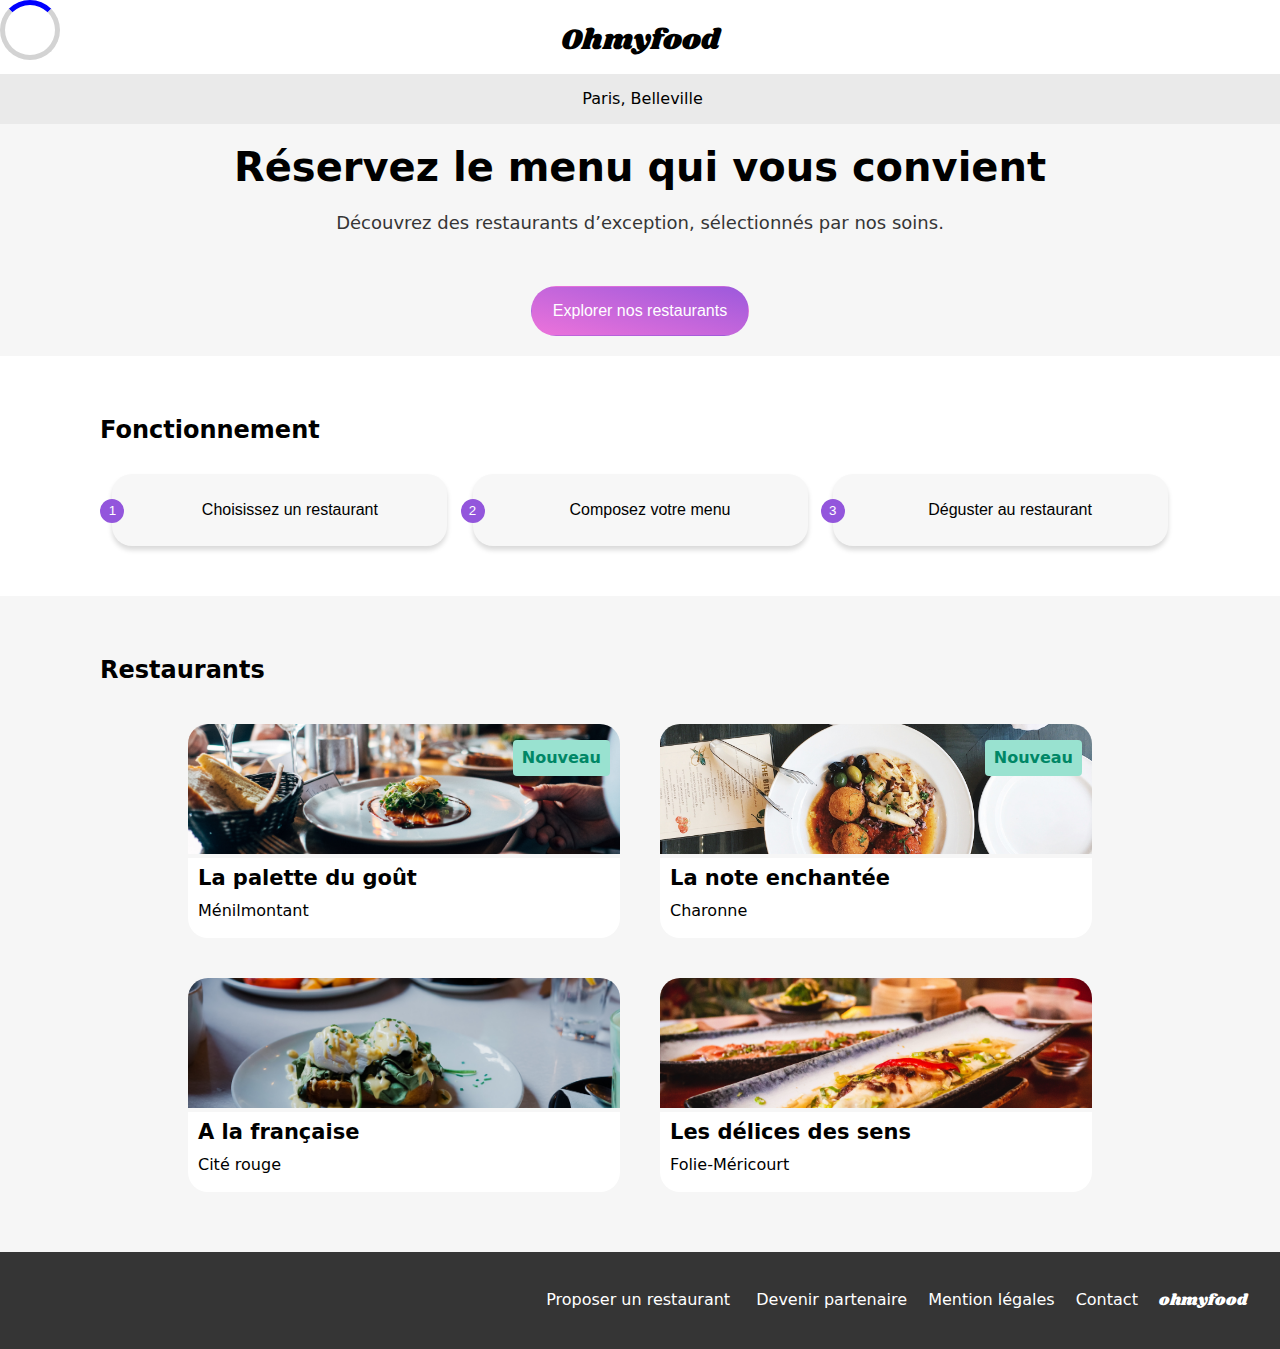
<file: index.html>
<!DOCTYPE html>
<html lang="fr">
  <head>
    <meta charset="UTF-8" />
    <meta http-equiv="X-UA-Compatible" content="IE=edge" />
    <meta name="viewport" content="width=device-width, initial-scale=1.0" />
    <link rel="stylesheet" href="style.css" />
    <link
      rel="stylesheet"
      href="https://cdnjs.cloudflare.com/ajax/libs/font-awesome/6.4.0/css/all.min.css"
      integrity="sha512-iecdLmaskl7CVkqkXNQ/ZH/XLlvWZOJyj7Yy7tcenmpD1ypASozpmT/E0iPtmFIB46ZmdtAc9eNBvH0H/ZpiBw=="
      crossorigin="anonymous"
      referrerpolicy="no-referrer"
    />
    <link rel="preconnect" href="https://fonts.googleapis.com" />
    <link rel="preconnect" href="https://fonts.gstatic.com" crossorigin />
    <link
      href="https://fonts.googleapis.com/css2?family=Oswald:wght@500&family=Roboto&display=swap"
      rel="stylesheet"
    />
    <link rel="preconnect" href="https://fonts.googleapis.com" />
    <link rel="preconnect" href="https://fonts.gstatic.com" crossorigin />
    <link
      href="https://fonts.googleapis.com/css2?family=Oswald:wght@500&family=Roboto&family=Shrikhand&display=swap"
      rel="stylesheet"
    />

    <title>OhMyFood</title>
  </head>
  <body>
    <div class="spinner"></div>
    <div class="ajout">
      <header>
        <div class="logo">
          <p>Ohmyfood</p>
        </div>
        <div class="localisation">
          <i class="fas fa-map-marker-alt"></i>
          <p>Paris, Belleville</p>
        </div>
      </header>
      <main>
        <div class="hero">
          <h1>Réservez le menu qui vous convient</h1>
          <p>
            Découvrez des restaurants d’exception, sélectionnés par nos soins.
          </p>
          <button type="button" class="main-button">
            <span class="boutton-desktop">Explorer nos restaurants</span>
          </button>
        </div>
        <div class="fonctionnement container">
          <h2>Fonctionnement</h2>
          <section class="rechercher">
            <button type="button" class="corp-button">
              <span class="number">1</span>
              <i class="fas fa-mobile-alt"></i>
              <span class="button-fonctionnement"
                >Choisissez un restaurant</span
              >
            </button>
            <button type="button" class="corp-button">
              <span class="number">2</span>
              <i class="fa-solid fa-list-ul"></i>
              <span class="button-fonctionnement">Composez votre menu</span>
            </button>
            <button type="button" class="corp-button">
              <span class="number">3</span>
              <i class="fa-solid fa-store"></i>
              <span class="button-fonctionnement">Déguster au restaurant</span>
            </button>
          </section>
        </div>
        <div class="container-menu">
          <div class="container">
            <h2>Restaurants</h2>
            <div class="main-container">
              <article class="card-heberg">
                <a href="menu1.html" class="lien-resto">
                  <!--simuler un lien -->
                  <div>
                    <img
                      src="./images/restaurants/jay-wennington-N_Y88TWmGwA-unsplash.jpg"
                      alt="la palette du goût"
                    />
                    <p>Nouveau</p>
                  </div>
                  <div class="details-heberg">
                    <h3>La palette du goût</h3>
                    <h4>Ménilmontant</h4>
                    <div class="icon-heart">
                      <i class="fa-regular fa-heart"></i>
                      <i class="fa-sharp fa-solid fa-heart"></i>
                    </div>
                  </div>
                </a>
              </article>
              <article class="card-heberg">
                <a href="menu2.html" class="lien-resto">
                  <div>
                    <img
                      src="./images/restaurants/stil-u2Lp8tXIcjw-unsplash.jpg"
                      alt="La note enchantée"
                    />
                    <p>Nouveau</p>
                  </div>
                  <div class="details-heberg">
                    <h3>La note enchantée</h3>
                    <h4>Charonne</h4>
                    <div class="icon-heart">
                      <i class="fa-regular fa-heart"></i>
                      <i class="fa-sharp fa-solid fa-heart"></i>
                    </div>
                  </div>
                </a>
              </article>
              <article class="card-heberg">
                <a href="menu3.html" class="lien-resto">
                  <div>
                    <img
                      src="./images/restaurants/toa-heftiba-DQKerTsQwi0-unsplash.jpg"
                      alt="A la française "
                    />
                  </div>
                  <div class="details-heberg">
                    <h3>A la française</h3>
                    <h4>Cité rouge</h4>
                    <div class="icon-heart">
                      <i class="fa-regular fa-heart"></i>
                      <i class="fa-sharp fa-solid fa-heart"></i>
                    </div>
                  </div>
                </a>
              </article>
              <article class="card-heberg">
                <a href="menu4.html" class="lien-resto">
                  <div>
                    <img
                      src="./images/restaurants/louis-hansel-shotsoflouis-qNBGVyOCY8Q-unsplash.jpg"
                      alt="Les délices des sens "
                    />
                  </div>
                  <div class="details-heberg">
                    <h3>Les délices des sens</h3>
                    <h4>Folie-Méricourt</h4>
                    <div class="icon-heart">
                      <i class="fa-regular fa-heart"></i>
                      <i class="fa-sharp fa-solid fa-heart"></i>
                    </div>
                  </div>
                </a>
              </article>
            </div>
          </div>
        </div>
      </main>
      <footer>
        <div class="footer-container">
          <nav>
            <ul>
              <li>
                <i class="fa-solid fa-utensils"></i>Proposer un restaurant
              </li>

              <li>
                <i class="fa-solid fa-handshake-angle"></i>Devenir partenaire
              </li>
              <li>Mention légales</li>
              <li><a href="mailto:contact@ohmyfood.fr">Contact</a></li>
              <li>ohmyfood</li>
            </ul>
          </nav>
        </div>
      </footer>
    </div>
  </body>
</html>
</file>
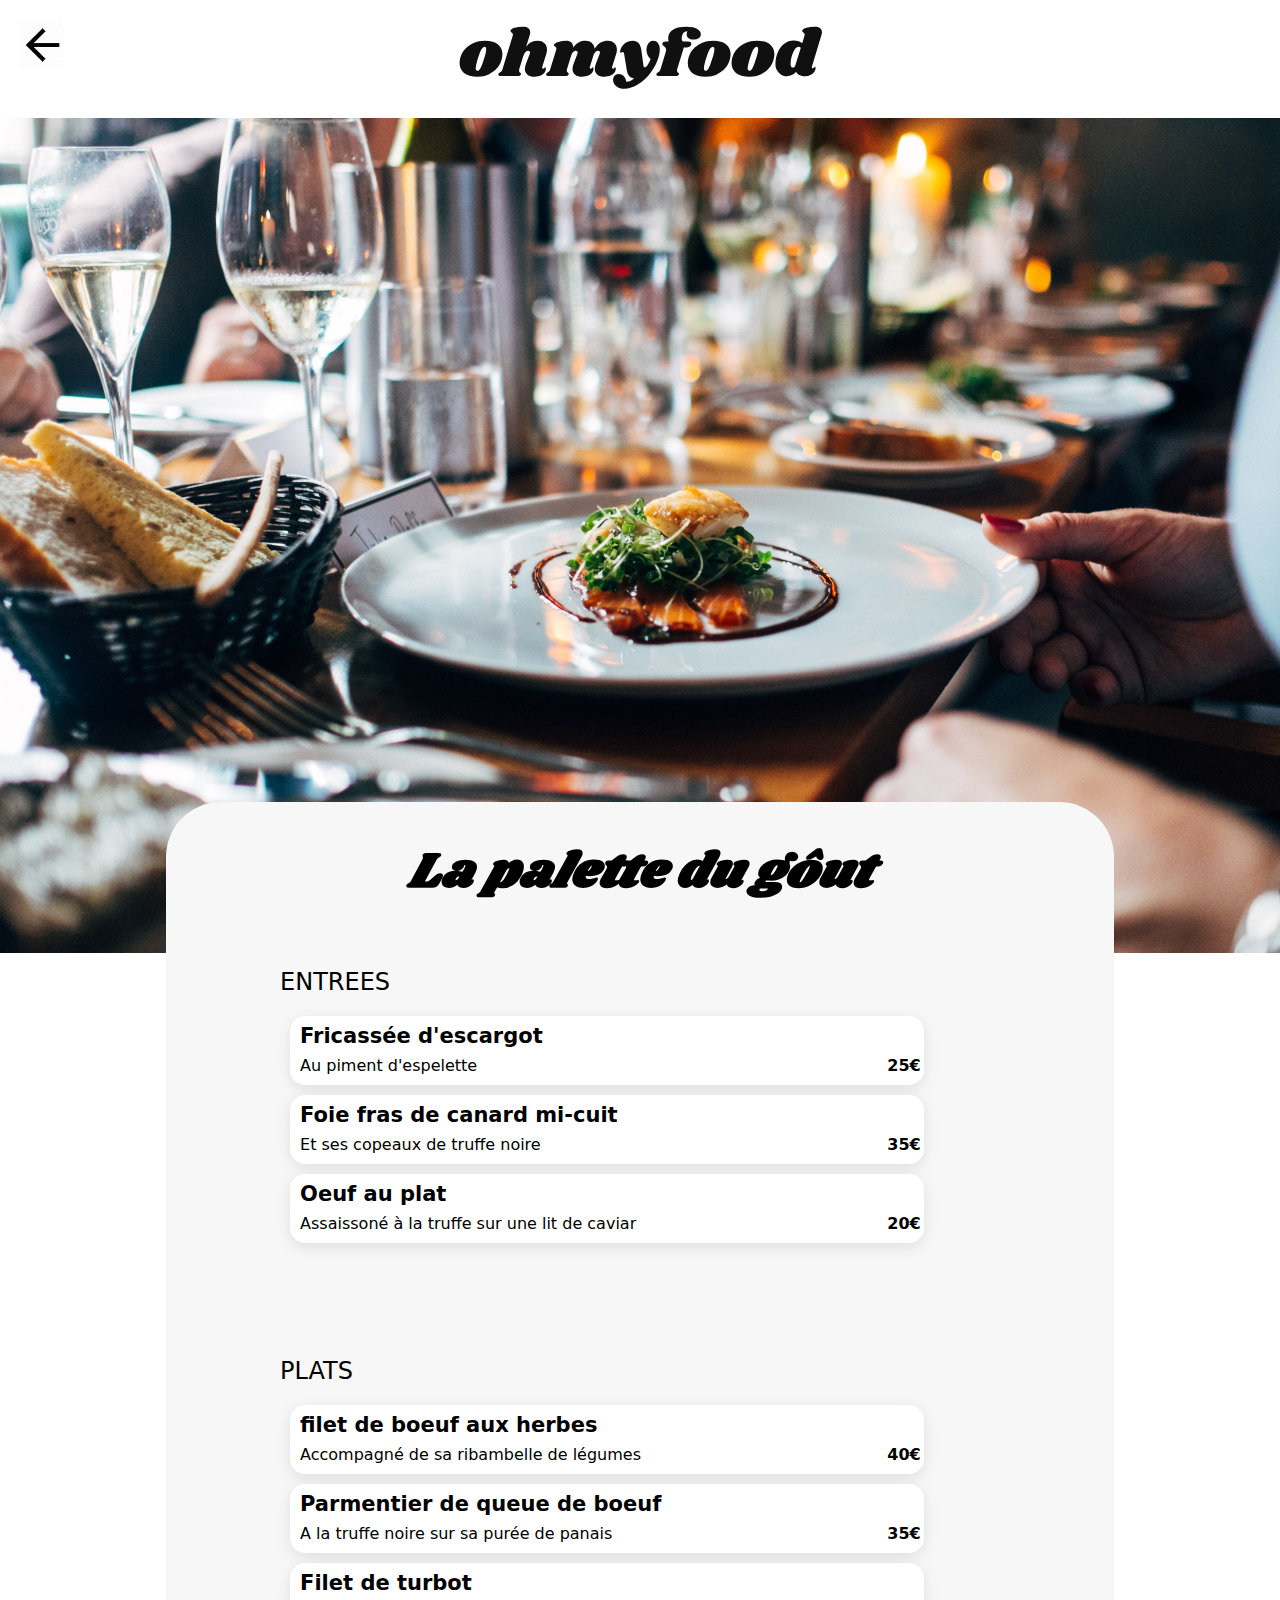
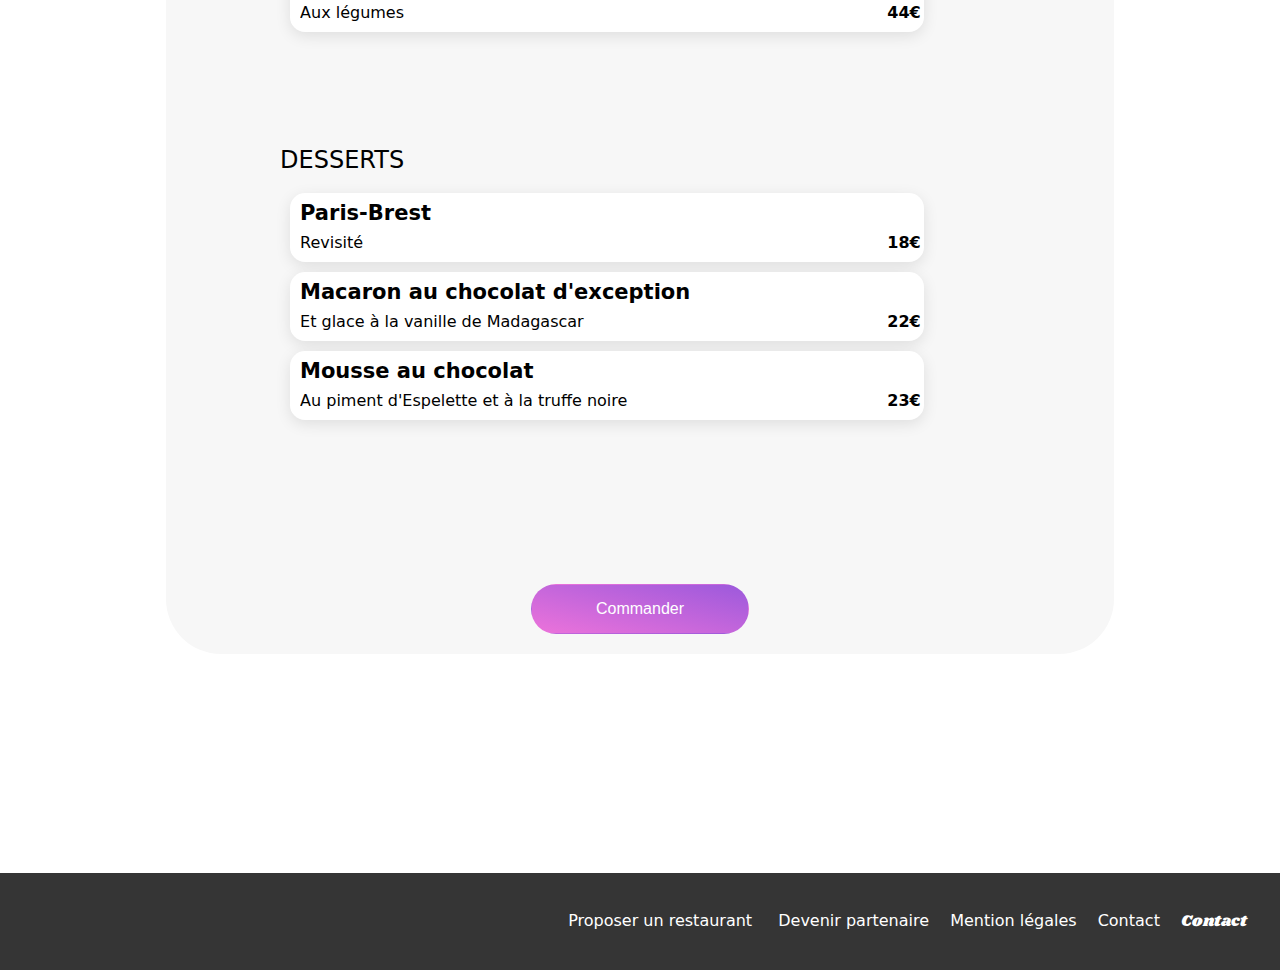
<file: menu1.html>
<!DOCTYPE html>
<html>
  <head>
    <meta charset="UTF-8" />
    <meta http-equiv="X-UA-Compatible" content="IE=edge" />
    <meta name="viewport" content="width=device-width, initial-scale=1.0" />
    <link rel="stylesheet" href="style.css" />

    <link
      rel="stylesheet"
      href="https://cdnjs.cloudflare.com/ajax/libs/font-awesome/6.4.0/css/all.min.css"
      integrity="sha512-iecdLmaskl7CVkqkXNQ/ZH/XLlvWZOJyj7Yy7tcenmpD1ypASozpmT/E0iPtmFIB46ZmdtAc9eNBvH0H/ZpiBw=="
      crossorigin="anonymous"
      referrerpolicy="no-referrer"
    />
    <link
      href="https://fonts.googleapis.com/css?family=Roboto"
      rel="stylesheet"
    />
    <link rel="preconnect" href="https://fonts.googleapis.com" />
    <link rel="preconnect" href="https://fonts.gstatic.com" crossorigin />
    <link
      href="https://fonts.googleapis.com/css2?family=Oswald:wght@500&family=Roboto&family=Shrikhand&display=swap"
      rel="stylesheet"
    />
    <title>Menu la palette du goût</title>
  </head>
  <body>
    <header>
      <a href="index.html" class="retour">
        <img src="./images/logo/fleche.jpeg" alt="Flèche de retour" />
      </a>
      <div class="logos">
        <img src="./images/logo/ohmyfood@2x.svg" alt="logo" />
      </div>
      <div class="images">
        <img
          src="./images/restaurants/jay-wennington-N_Y88TWmGwA-unsplash.jpg"
          alt="image de fond"
          class="background-image"
        />
      </div>
    </header>
    <main>
      <section class="menu-container">
        <div class="icon">
          <h1>La palette du gôut</h1>
          <div class="heart"></div>
          <div class="icon-heart">
            <i class="fa-regular fa-heart"></i>
            <i class="fa-sharp fa-solid fa-heart"></i>
          </div>
          </div>
        </div>
        <article class="meal1">
          <h2>ENTREES</h2>
          <div class="plat1">
            <div class="nom-plat">
              <h3 class="overflow-ellipsis">Fricassée d'escargot</h3>
              <p class="overflow-ellipsis">Au piment d'espelette</p>
            </div>
            <div class="prix-plat">
              <p>25€</p>
            </div>
            <div class="sidebar">
              <i class="fa-solid fa-check"></i>
            </div>
          </div>
          <div class="plat1">
            <div class="nom-plat">
              <h3 class="overflow-ellipsis">Foie fras de canard mi-cuit</h3>
              <p class="overflow-ellipsis">Et ses copeaux de truffe noire</p>
            </div>
            <div class="prix-plat">
              <p>35€</p>
            </div>
            <div class="sidebar">
              <i class="fa-solid fa-check"></i>
            </div>
          </div>
          <div class="plat1">
            <div class="nom-plat">
              <h3 class="overflow-ellipsis">Oeuf au plat</h3>
              <p class="overflow-ellipsis">
                Assaissoné à la truffe sur une lit de caviar
              </p>
            </div>
            <div class="prix-plat">
              <p>20€</p>
            </div>
            <div class="sidebar">
              <i class="fa-solid fa-check"></i>
            </div>
          </div>
        </article>
        <article class="meal2">
          <h2>PLATS</h2>
          <div class="plat1">
            <div class="nom-plat">
              <h3 class="overflow-ellipsis">filet de boeuf aux herbes</h3>
              <p class="overflow-ellipsis">
                Accompagné de sa ribambelle de légumes
              </p>
            </div>
            <div class="prix-plat">
              <p>40€</p>
            </div>
            <div class="sidebar">
              <i class="fa-solid fa-check"></i>
            </div>
          </div>
          <div class="plat1">
            <div class="nom-plat">
              <h3 class="overflow-ellipsis">Parmentier de queue de boeuf</h3>
              <p class="overflow-ellipsis">
                A la truffe noire sur sa purée de panais
              </p>
            </div>
            <div class="prix-plat">
              <p>35€</p>
            </div>
            <div class="sidebar">
              <i class="fa-solid fa-check"></i>
            </div>
          </div>
          <div class="plat1">
            <div class="nom-plat">
              <h3>Filet de turbot</h3>
              <p>Aux légumes</p>
            </div>
            <div class="prix-plat">
              <p>44€</p>
            </div>
            <div class="sidebar">
              <i class="fa-solid fa-check"></i>
            </div>
          </div>
        </article>
        <article class="meal3">
          <h2>DESSERTS</h2>
          <div class="plat1">
            <div class="nom-plat">
              <h3>Paris-Brest</h3>
              <p>Revisité</p>
            </div>
            <div class="prix-plat">
              <p>18€</p>
            </div>
            <div class="sidebar">
              <i class="fa-solid fa-check"></i>
            </div>
          </div>
          <div class="plat1">
            <div class="nom-plat">
              <h3 class="overflow-ellipsis">Macaron au chocolat d'exception</h3>
              <p class="overflow-ellipsis">
                Et glace à la vanille de Madagascar
              </p>
            </div>
            <div class="prix-plat">
              <p>22€</p>
            </div>
            <div class="sidebar">
              <i class="fa-solid fa-check"></i>
            </div>
          </div>
          <div class="plat1">
            <div class="nom-plat">
              <h3 class="overflow-ellipsis">Mousse au chocolat</h3>
              <p class="overflow-ellipsis">
                Au piment d'Espelette et à la truffe noire
              </p>
            </div>
            <div class="prix-plat">
              <p>23€</p>
            </div>
            <div class="sidebar">
              <i class="fa-solid fa-check"></i>
            </div>
          </div>
        </article>
        <div class="center-container">
          <button type="button" class="main-button">
            <span class="boutton-desktop">Commander</span>
          </button>
        </div>
      </section>
    </main>

    <footer class="menu-footer">
      <!-- Contenu du footer -->

      <div class="footer-container">
        <nav>
          <ul>
            <li><i class="fa-solid fa-utensils"></i>Proposer un restaurant</li>

            <li>
              <i class="fa-solid fa-handshake-angle"></i>Devenir partenaire
            </li>
            <li>Mention légales</li>
            <li>Contact</li>
            <li><a href="mailto:contact@ohmyfood.fr">Contact</a></li>
          </ul>
        </nav>
      </div>
    </footer>
  </body>
</html>
</file>
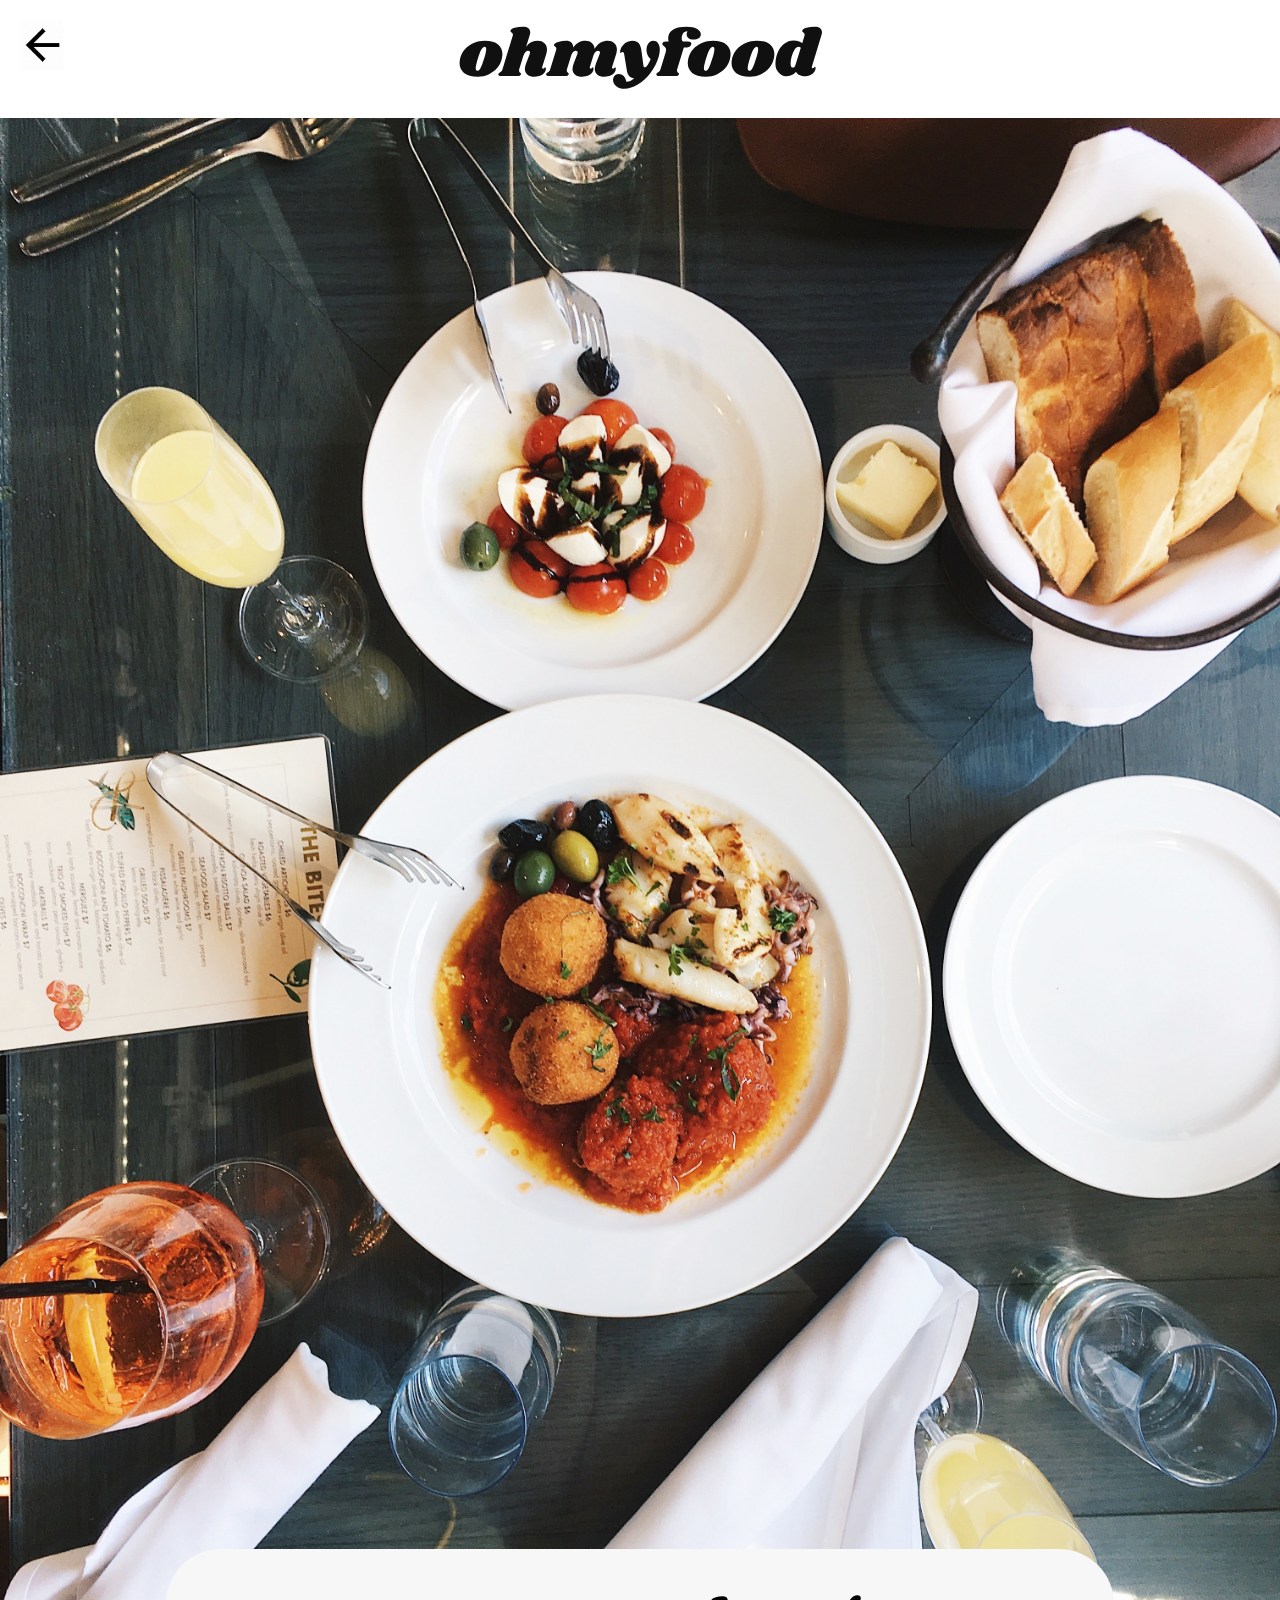
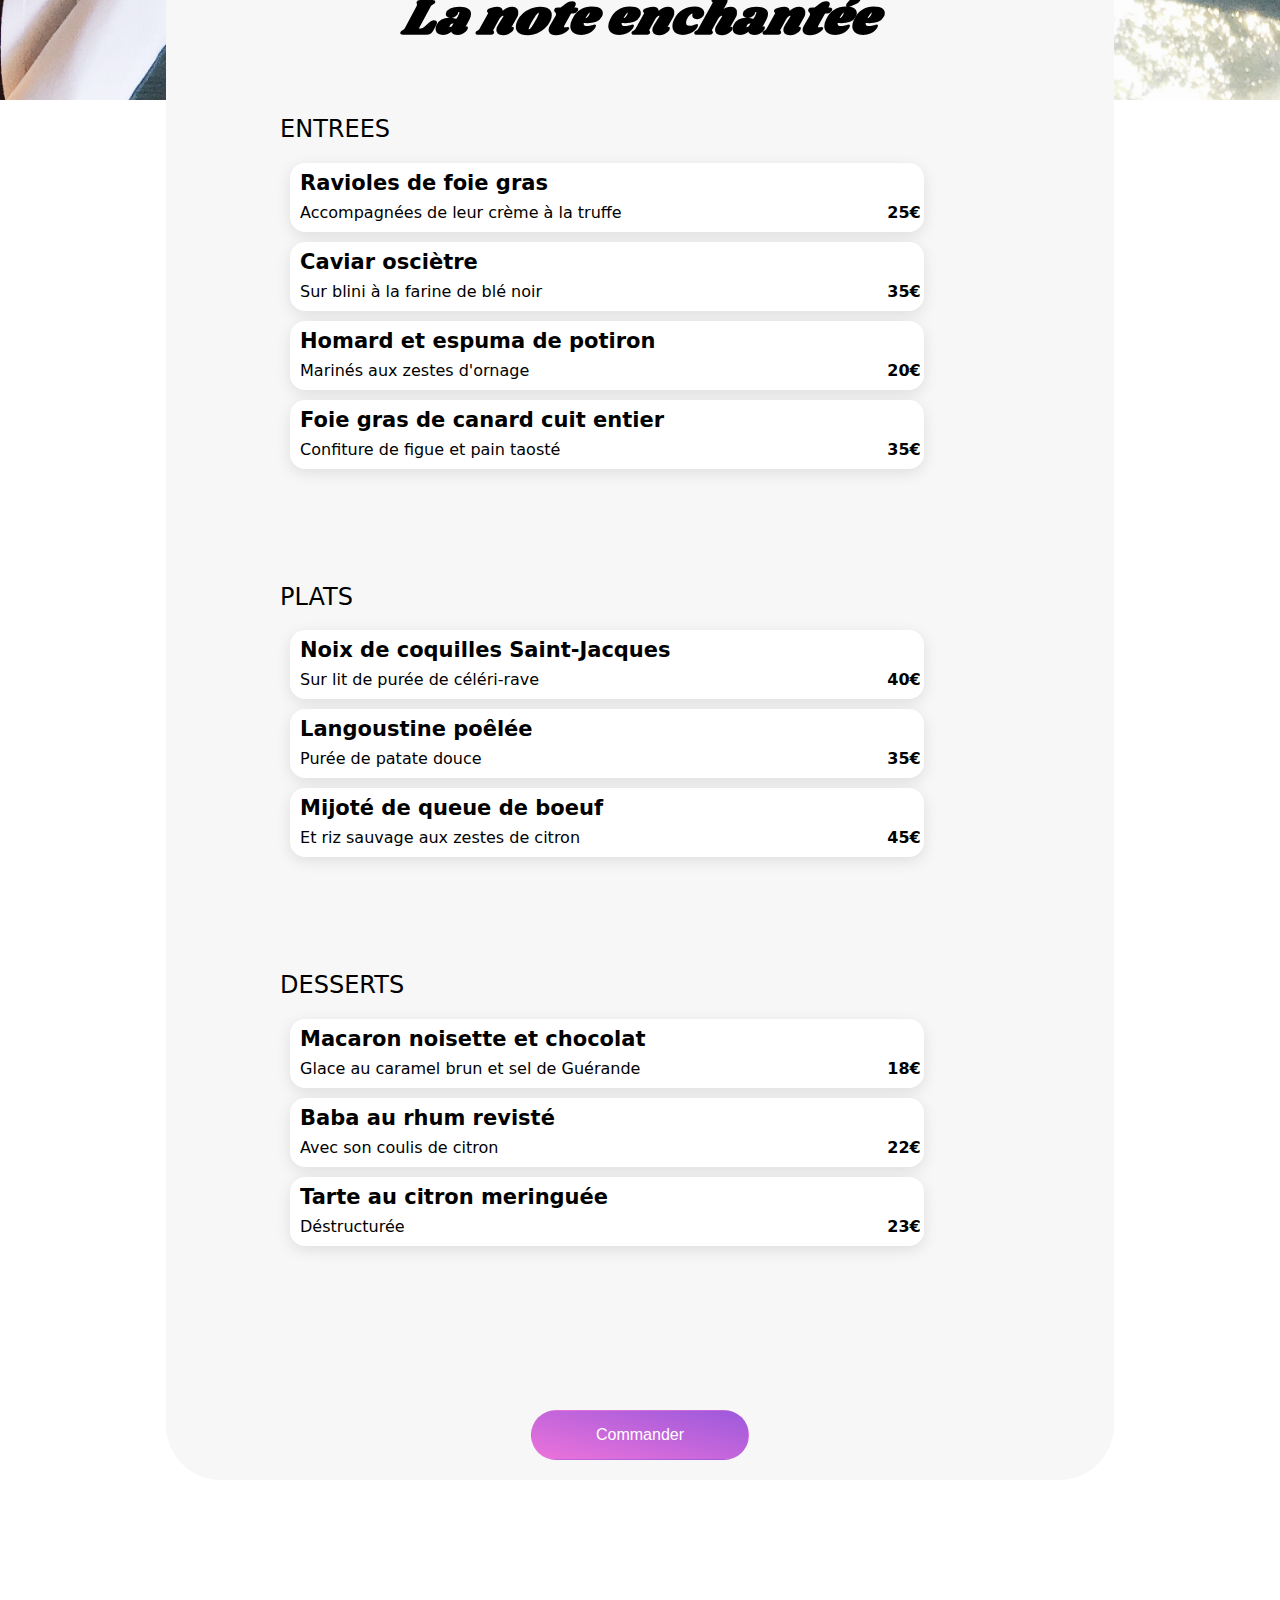
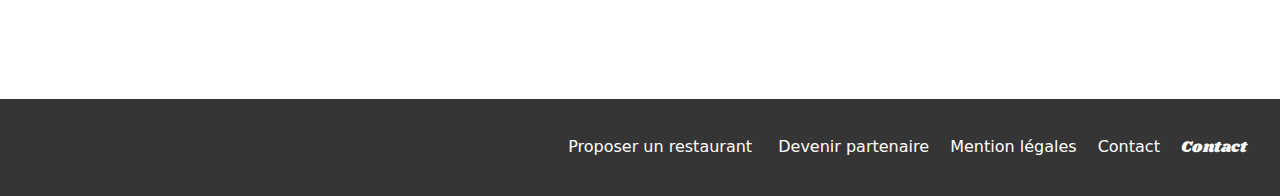
<file: menu2.html>
<!DOCTYPE html>
<html>
  <head>
    <meta charset="UTF-8" />
    <meta http-equiv="X-UA-Compatible" content="IE=edge" />
    <meta name="viewport" content="width=device-width, initial-scale=1.0" />
    <link rel="stylesheet" href="style.css" />
    <link
      rel="stylesheet"
      href="https://cdnjs.cloudflare.com/ajax/libs/font-awesome/6.4.0/css/all.min.css"
      integrity="sha512-iecdLmaskl7CVkqkXNQ/ZH/XLlvWZOJyj7Yy7tcenmpD1ypASozpmT/E0iPtmFIB46ZmdtAc9eNBvH0H/ZpiBw=="
      crossorigin="anonymous"
      referrerpolicy="no-referrer"
    />
    <link
      href="https://fonts.googleapis.com/css?family=Roboto"
      rel="stylesheet"
    />
    <link rel="preconnect" href="https://fonts.googleapis.com" />
    <link rel="preconnect" href="https://fonts.gstatic.com" crossorigin />
    <link
      href="https://fonts.googleapis.com/css2?family=Oswald:wght@500&family=Roboto&family=Shrikhand&display=swap"
      rel="stylesheet"
    />
    <title>La note enchantée</title>
  </head>
  <body>
    <header>
      <a href="index.html" class="retour">
        <img src="./images/logo/fleche.jpeg" alt="Flèche de retour" />
      </a>
      <div class="logos">
        <img src="./images/logo/ohmyfood@2x.svg" alt="logo" />
      </div>
      <div class="images">
        <img
          src="./images/restaurants/stil-u2Lp8tXIcjw-unsplash.jpg"
          alt="image de fond"
          class="background-image"
        />
      </div>
    </header>
    <main>
      <section class="menu-container">
        <div class="icon">
          <h1>La note enchantée</h1>
          <div class="icon-heart">
            <i class="fa-regular fa-heart"></i>
            <i class="fa-sharp fa-solid fa-heart"></i>
          </div>
        </div>
        <article class="meal1">
          <h2>ENTREES</h2>
          <div class="plat1">
            <div class="nom-plat">
              <h3 class="overflow-ellipsis">Ravioles de foie gras</h3>
              <p class="overflow-ellipsis">
                Accompagnées de leur crème à la truffe
              </p>
            </div>
            <div class="prix-plat">
              <p>25€</p>
            </div>
            <div class="sidebar">
              <i class="fa-solid fa-check"></i>
            </div>
          </div>
          <div class="plat1">
            <div class="nom-plat">
              <h3 class="overflow-ellipsis">Caviar osciètre</h3>
              <p class="overflow-ellipsis">Sur blini à la farine de blé noir</p>
            </div>
            <div class="prix-plat">
              <p>35€</p>
            </div>
            <div class="sidebar">
              <i class="fa-solid fa-check"></i>
            </div>
          </div>
          <div class="plat1">
            <div class="nom-plat">
              <h3 class="overflow-ellipsis">Homard et espuma de potiron</h3>
              <p class="overflow-ellipsis">Marinés aux zestes d'ornage</p>
            </div>
            <div class="prix-plat">
              <p>20€</p>
            </div>
            <div class="sidebar">
              <i class="fa-solid fa-check"></i>
            </div>
          </div>
          <div class="plat1">
            <div class="nom-plat">
              <h3 class="overflow-ellipsis">Foie gras de canard cuit entier</h3>
              <p class="overflow-ellipsis">Confiture de figue et pain taosté</p>
            </div>
            <div class="prix-plat">
              <p>35€</p>
            </div>
            <div class="sidebar">
              <i class="fa-solid fa-check"></i>
            </div>
          </div>
        </article>
        <article class="meal2">
          <h2>PLATS</h2>
          <div class="plat1">
            <div class="nom-plat">
              <h3 class="overflow-ellipsis">Noix de coquilles Saint-Jacques</h3>
              <p class="overflow-ellipsis">Sur lit de purée de céléri-rave</p>
            </div>
            <div class="prix-plat">
              <p>40€</p>
            </div>
            <div class="sidebar">
              <i class="fa-solid fa-check"></i>
            </div>
          </div>
          <div class="plat1">
            <div class="nom-plat">
              <h3 class="overflow-ellipsis">Langoustine poêlée</h3>
              <p class="overflow-ellipsis">Purée de patate douce</p>
            </div>
            <div class="prix-plat">
              <p>35€</p>
            </div>
            <div class="sidebar">
              <i class="fa-solid fa-check"></i>
            </div>
          </div>
          <div class="plat1">
            <div class="nom-plat">
              <h3 class="overflow-ellipsis">Mijoté de queue de boeuf</h3>
              <p class="overflow-ellipsis">
                Et riz sauvage aux zestes de citron
              </p>
            </div>
            <div class="prix-plat">
              <p>45€</p>
            </div>
            <div class="sidebar">
              <i class="fa-solid fa-check"></i>
            </div>
          </div>
        </article>
        <article class="meal3">
          <h2>DESSERTS</h2>
          <div class="plat1">
            <div class="nom-plat">
              <h3 class="overflow-ellipsis">Macaron noisette et chocolat</h3>
              <p class="overflow-ellipsis">
                Glace au caramel brun et sel de Guérande
              </p>
            </div>
            <div class="prix-plat">
              <p>18€</p>
            </div>
            <div class="sidebar">
              <i class="fa-solid fa-check"></i>
            </div>
          </div>
          <div class="plat1">
            <div class="nom-plat">
              <h3 class="overflow-ellipsis">Baba au rhum revisté</h3>
              <p class="overflow-ellipsis">Avec son coulis de citron</p>
            </div>
            <div class="prix-plat">
              <p>22€</p>
            </div>
            <div class="sidebar">
              <i class="fa-solid fa-check"></i>
            </div>
          </div>
          <div class="plat1">
            <div class="nom-plat">
              <h3 class="overflow-ellipsis">Tarte au citron meringuée</h3>
              <p class="overflow-ellipsis">Déstructurée</p>
            </div>
            <div class="prix-plat">
              <p>23€</p>
            </div>
            <div class="sidebar">
              <i class="fa-solid fa-check"></i>
            </div>
          </div>
        </article>
        <div class="center-container">
          <button type="button" class="main-button">
            <span class="boutton-desktop">Commander</span>
          </button>
        </div>
      </section>
    </main>
    <footer>
      <div class="footer-container">
        <nav>
          <ul>
            <li><i class="fa-solid fa-utensils"></i>Proposer un restaurant</li>

            <li>
              <i class="fa-solid fa-handshake-angle"></i>Devenir partenaire
            </li>
            <li>Mention légales</li>
            <li>Contact</li>
            <li><a href="mailto:contact@ohmyfood.fr">Contact</a></li>
          </ul>
        </nav>
      </div>
    </footer>
  </body>
</html>
</file>
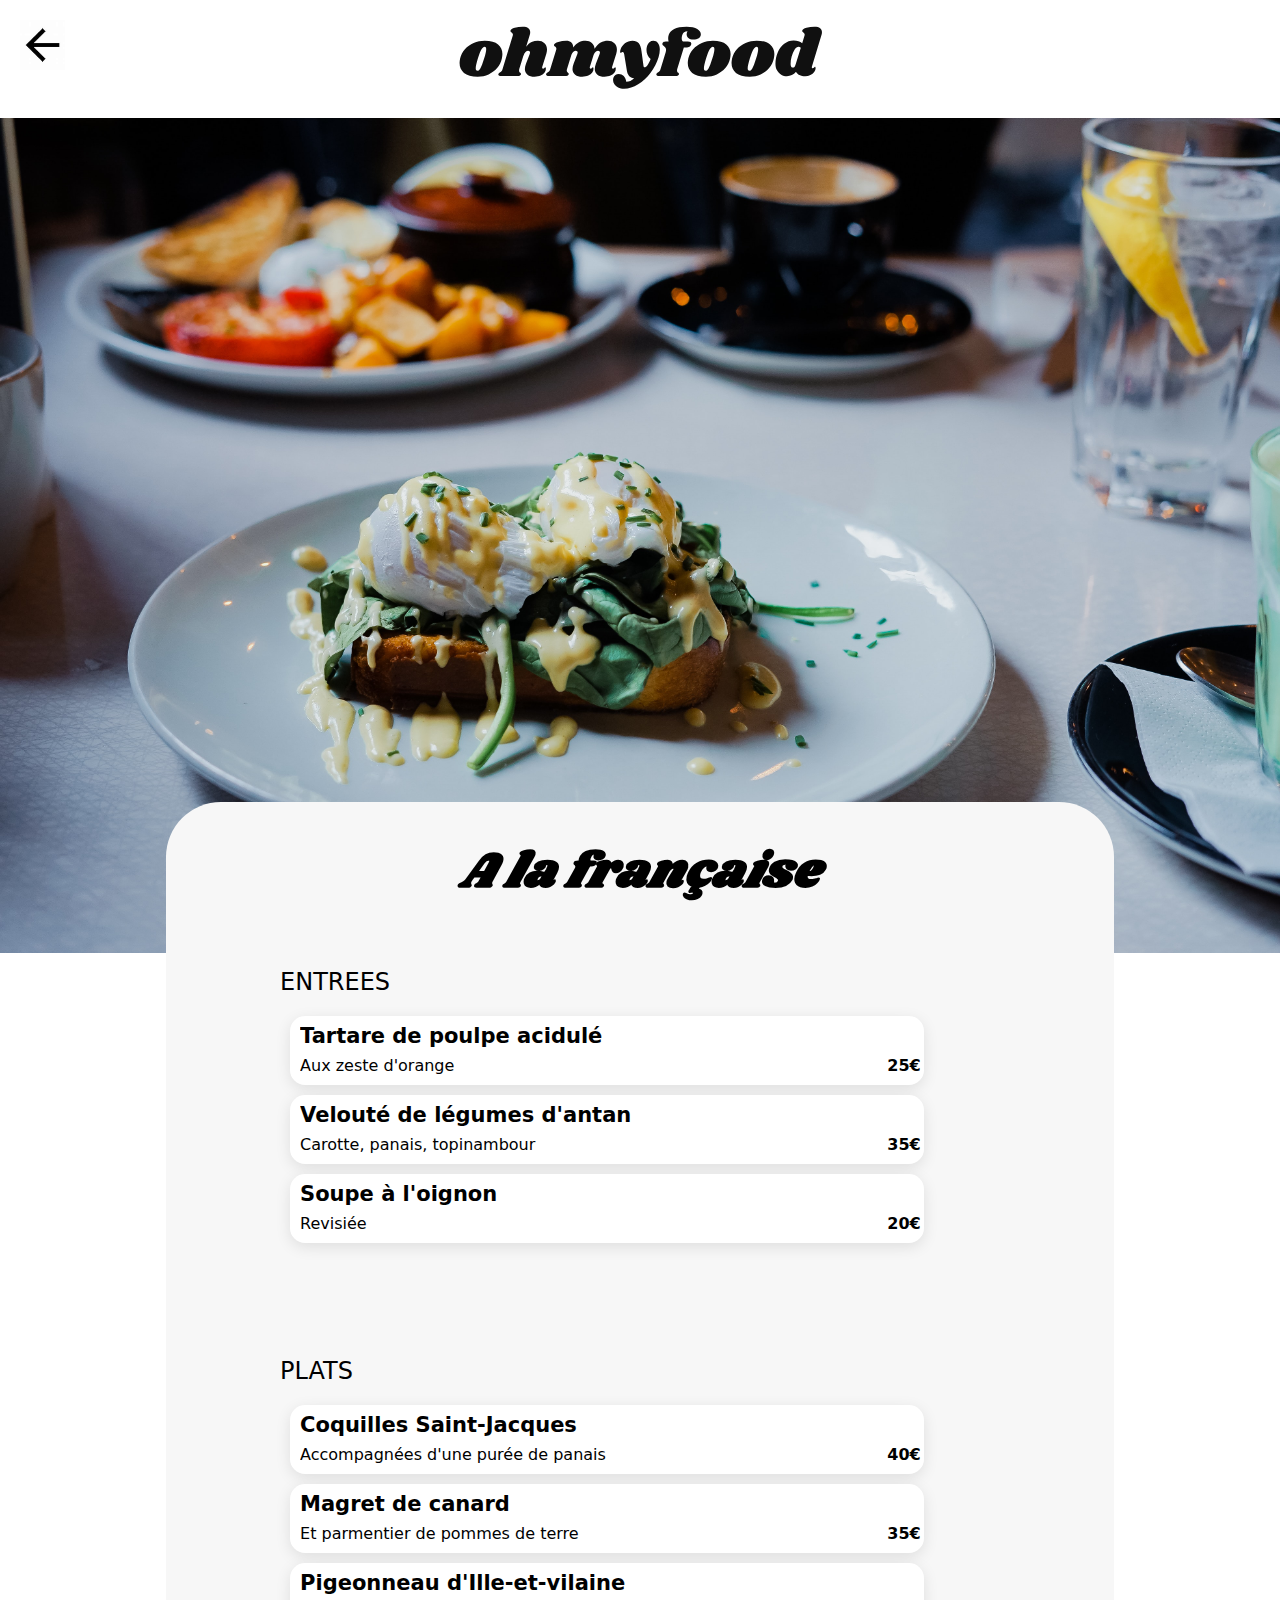
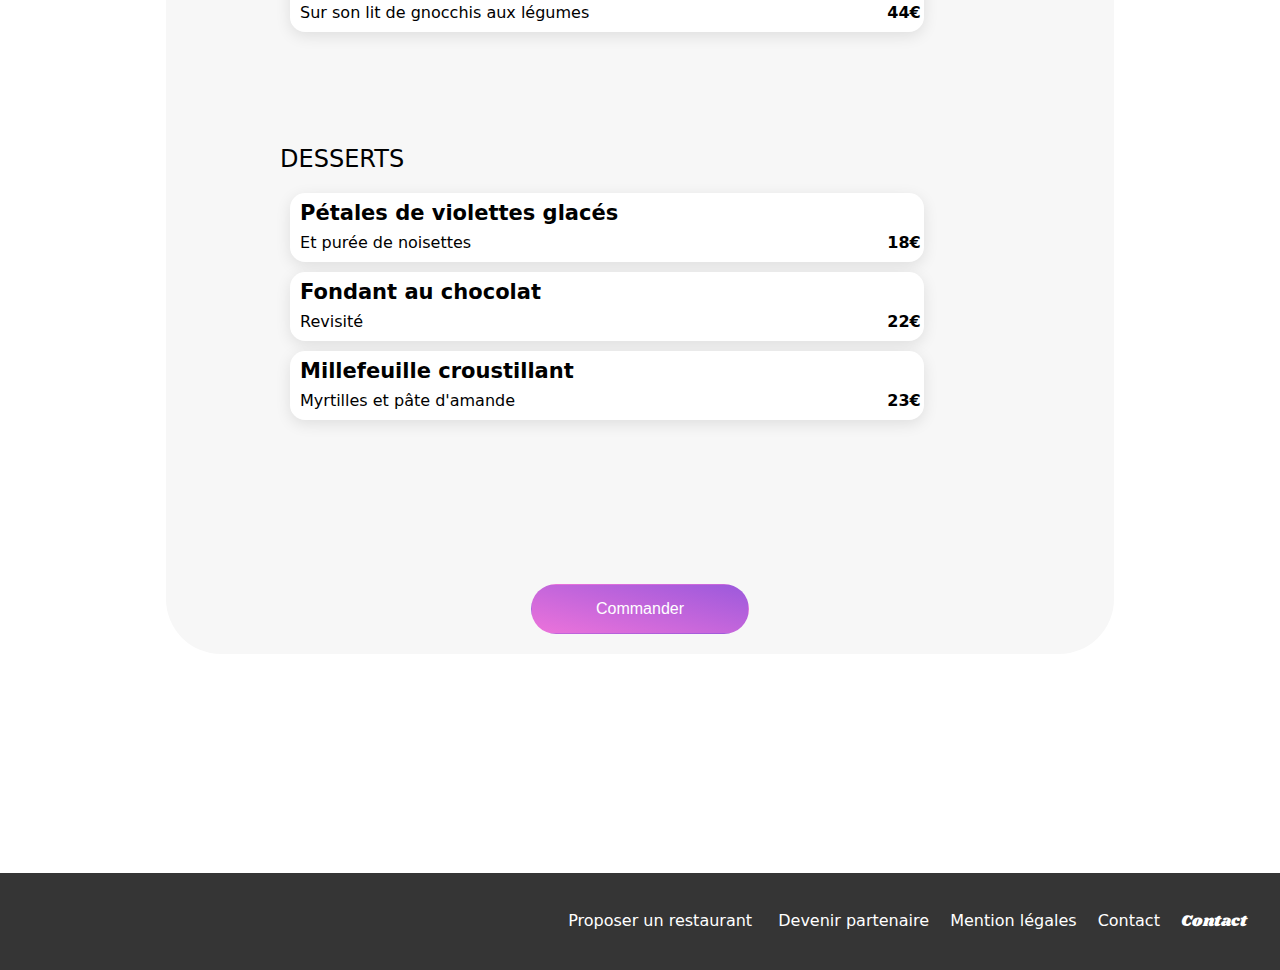
<file: menu3.html>
<!DOCTYPE html>
<html>
  <head>
    <meta charset="UTF-8" />
    <meta http-equiv="X-UA-Compatible" content="IE=edge" />
    <meta name="viewport" content="width=device-width, initial-scale=1.0" />
    <link rel="stylesheet" href="style.css" />
    <link
      rel="stylesheet"
      href="https://cdnjs.cloudflare.com/ajax/libs/font-awesome/6.4.0/css/all.min.css"
      integrity="sha512-iecdLmaskl7CVkqkXNQ/ZH/XLlvWZOJyj7Yy7tcenmpD1ypASozpmT/E0iPtmFIB46ZmdtAc9eNBvH0H/ZpiBw=="
      crossorigin="anonymous"
      referrerpolicy="no-referrer"
    />
    <link
      href="https://fonts.googleapis.com/css?family=Roboto"
      rel="stylesheet"
    />
    <link rel="preconnect" href="https://fonts.googleapis.com" />
    <link rel="preconnect" href="https://fonts.gstatic.com" crossorigin />
    <link
      href="https://fonts.googleapis.com/css2?family=Oswald:wght@500&family=Roboto&family=Shrikhand&display=swap"
      rel="stylesheet"
    />
    <title>A la française</title>
  </head>
  <body>
    <header>
      <a href="index.html" class="retour">
        <img src="./images/logo/fleche.jpeg" alt="Flèche de retour" />
      </a>
      <div class="logos">
        <img src="./images/logo/ohmyfood@2x.svg" alt="logo" />
      </div>
      <div class="images">
        <img
          src="./images/restaurants/toa-heftiba-DQKerTsQwi0-unsplash.jpg"
          alt="image de fond"
          class="background-image"
        />
      </div>
    </header>
    <main>
      <section class="menu-container">
        <div class="icon">
          <h1>A la française</h1>
          <div class="icon-heart">
            <i class="fa-regular fa-heart"></i>
            <i class="fa-sharp fa-solid fa-heart"></i>
          </div>
        </div>
        <article class="meal1">
          <h2>ENTREES</h2>
          <div class="plat1">
            <div class="nom-plat">
              <h3 class="overflow-ellipsis">Tartare de poulpe acidulé</h3>
              <p class="overflow-ellipsis">Aux zeste d'orange</p>
            </div>
            <div class="prix-plat">
              <p>25€</p>
            </div>
            <div class="sidebar">
              <i class="fa-solid fa-check" style="color: #ffffff"></i>
            </div>
          </div>
          <div class="plat1">
            <div class="nom-plat">
              <h3 class="overflow-ellipsis">Velouté de légumes d'antan</h3>
              <p class="overflow-ellipsis">Carotte, panais, topinambour</p>
            </div>
            <div class="prix-plat">
              <p>35€</p>
            </div>
            <div class="sidebar">
              <i class="fa-solid fa-check" style="color: #ffffff"></i>
            </div>
          </div>
          <div class="plat1">
            <div class="nom-plat">
              <h3 class="overflow-ellipsis">Soupe à l'oignon</h3>
              <p class="overflow-ellipsis">Revisiée</p>
            </div>
            <div class="prix-plat">
              <p>20€</p>
            </div>
            <div class="sidebar">
              <i class="fa-solid fa-check" style="color: #ffffff"></i>
            </div>
          </div>
        </article>
        <article class="meal2">
          <h2>PLATS</h2>
          <div class="plat1">
            <div class="nom-plat">
              <h3 class="overflow-ellipsis">Coquilles Saint-Jacques</h3>
              <p class="overflow-ellipsis">
                Accompagnées d'une purée de panais
              </p>
            </div>
            <div class="prix-plat">
              <p>40€</p>
            </div>
            <div class="sidebar">
              <i class="fa-solid fa-check" style="color: #ffffff"></i>
            </div>
          </div>
          <div class="plat1">
            <div class="nom-plat">
              <h3 class="overflow-ellipsis">Magret de canard</h3>
              <p class="overflow-ellipsis">Et parmentier de pommes de terre</p>
            </div>
            <div class="prix-plat">
              <p>35€</p>
            </div>
            <div class="sidebar">
              <i class="fa-solid fa-check" style="color: #ffffff"></i>
            </div>
          </div>
          <div class="plat1">
            <div class="nom-plat">
              <h3 class="overflow-ellipsis">Pigeonneau d'Ille-et-vilaine</h3>
              <p class="overflow-ellipsis">
                Sur son lit de gnocchis aux légumes
              </p>
            </div>
            <div class="prix-plat">
              <p>44€</p>
            </div>
            <div class="sidebar">
              <i class="fa-solid fa-check" style="color: #ffffff"></i>
            </div>
          </div>
        </article>
        <article class="meal3">
          <h2>DESSERTS</h2>
          <div class="plat1">
            <div class="nom-plat">
              <h3 class="overflow-ellipsis">Pétales de violettes glacés</h3>
              <p class="overflow-ellipsis">Et purée de noisettes</p>
            </div>
            <div class="prix-plat">
              <p>18€</p>
            </div>
            <div class="sidebar">
              <i class="fa-solid fa-check" style="color: #ffffff"></i>
            </div>
          </div>
          <div class="plat1">
            <div class="nom-plat">
              <h3 class="overflow-ellipsis">Fondant au chocolat</h3>
              <p class="overflow-ellipsis">Revisité</p>
            </div>
            <div class="prix-plat">
              <p>22€</p>
            </div>
            <div class="sidebar">
              <i class="fa-solid fa-check" style="color: #ffffff"></i>
            </div>
          </div>
          <div class="plat1">
            <div class="nom-plat">
              <h3 class="overflow-ellipsis">Millefeuille croustillant</h3>
              <p class="overflow-ellipsis">Myrtilles et pâte d'amande</p>
            </div>
            <div class="prix-plat">
              <p>23€</p>
            </div>
            <div class="sidebar">
              <i class="fa-solid fa-check" style="color: #ffffff"></i>
            </div>
          </div>
        </article>
        <div class="center-container">
          <button type="button" class="main-button">
            <span class="boutton-desktop">Commander</span>
          </button>
        </div>
      </section>
    </main>
    <footer>
      <div class="footer-container">
        <nav>
          <ul>
            <li><i class="fa-solid fa-utensils"></i>Proposer un restaurant</li>

            <li>
              <i class="fa-solid fa-handshake-angle"></i>Devenir partenaire
            </li>
            <li>Mention légales</li>
            <li>Contact</li>
            <li><a href="mailto:contact@ohmyfood.fr">Contact</a></li>
          </ul>
        </nav>
      </div>
    </footer>
  </body>
</html>
</file>
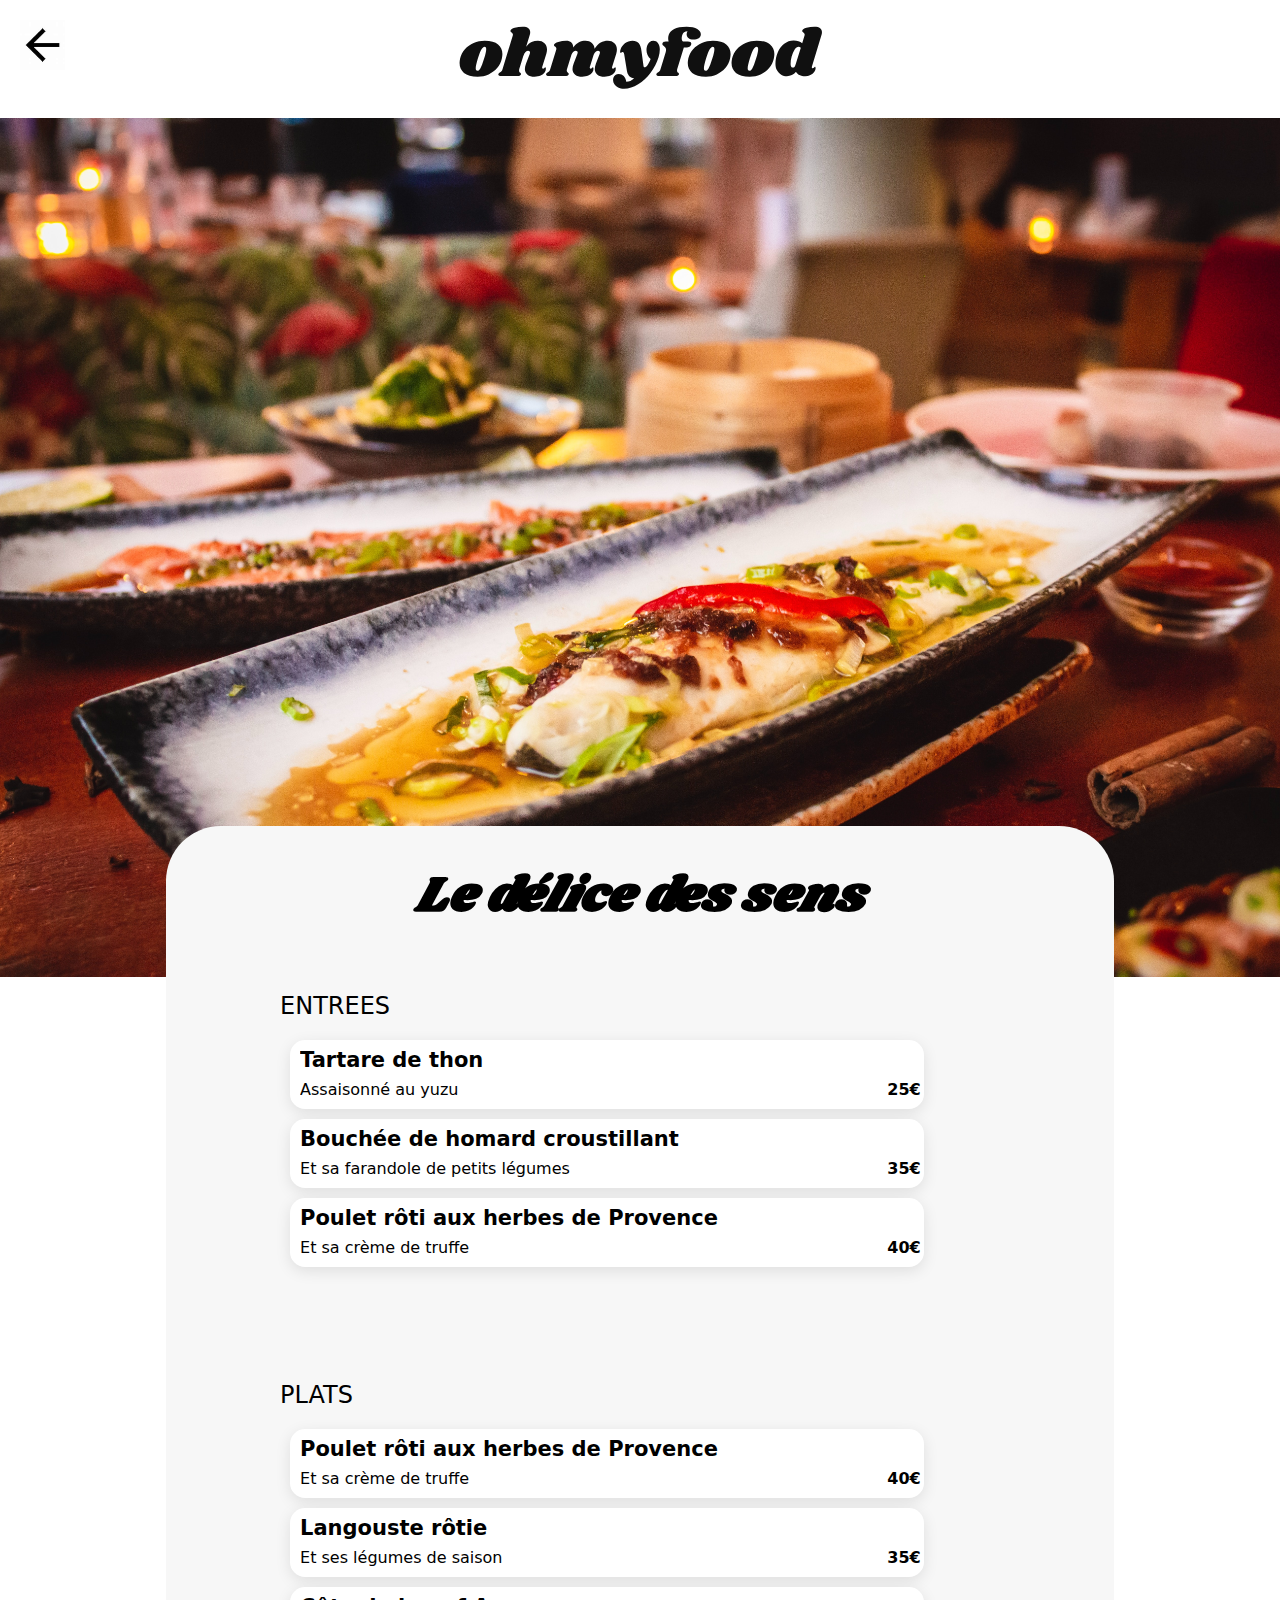
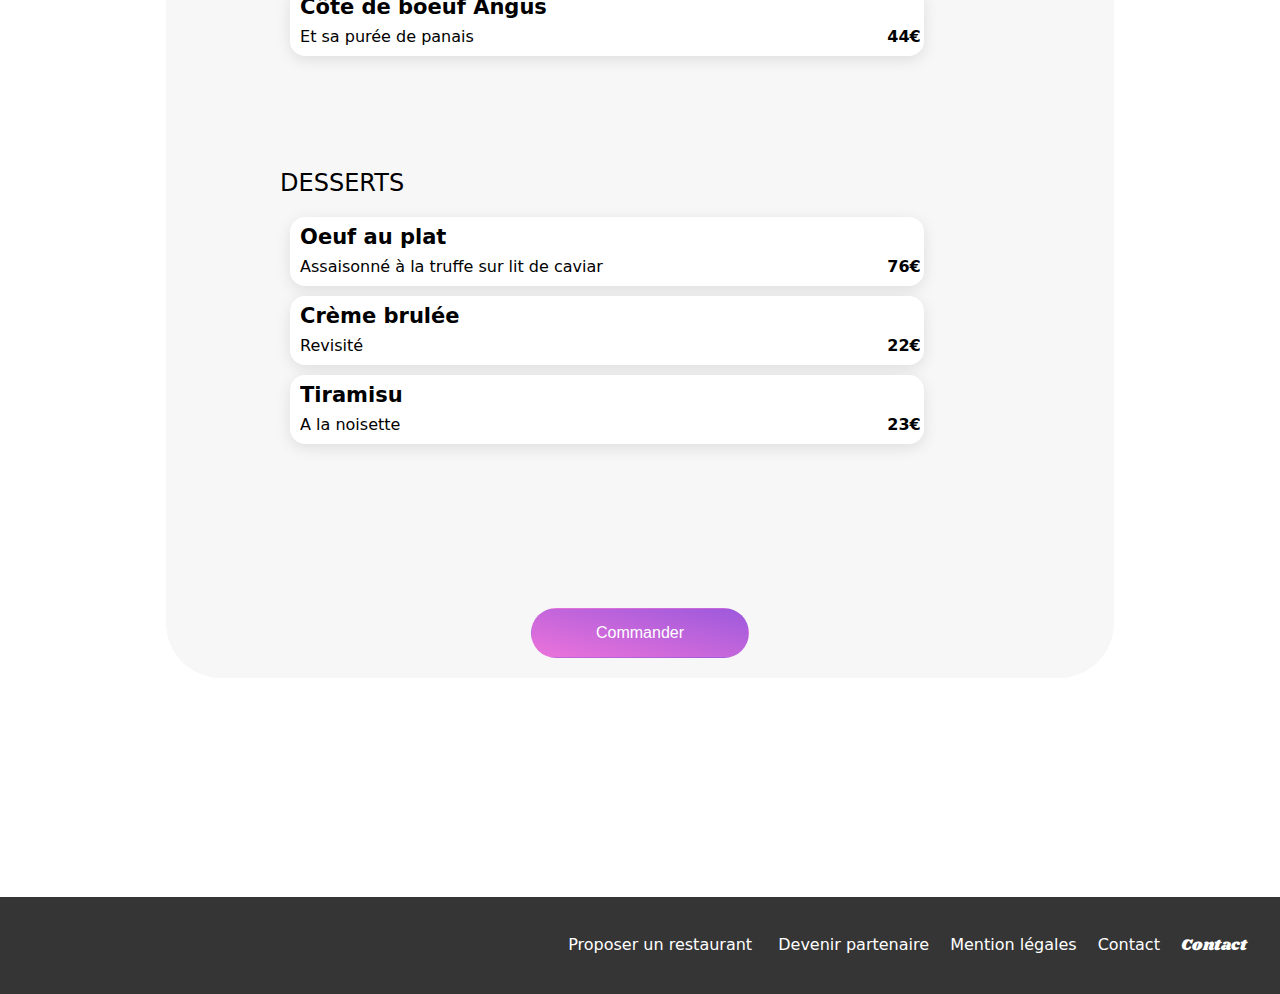
<file: menu4.html>
<!DOCTYPE html>
<html>
  <head>
    <meta charset="UTF-8" />
    <meta http-equiv="X-UA-Compatible" content="IE=edge" />
    <meta name="viewport" content="width=device-width, initial-scale=1.0" />
    <link rel="stylesheet" href="style.css" />

    <link
      rel="stylesheet"
      href="https://cdnjs.cloudflare.com/ajax/libs/font-awesome/6.4.0/css/all.min.css"
      integrity="sha512-iecdLmaskl7CVkqkXNQ/ZH/XLlvWZOJyj7Yy7tcenmpD1ypASozpmT/E0iPtmFIB46ZmdtAc9eNBvH0H/ZpiBw=="
      crossorigin="anonymous"
      referrerpolicy="no-referrer"
    />
    <link
      href="https://fonts.googleapis.com/css?family=Roboto"
      rel="stylesheet"
    />
    <link
      href="https://fonts.googleapis.com/css?family=Roboto"
      rel="stylesheet"
    />
    <link rel="preconnect" href="https://fonts.googleapis.com" />
    <link rel="preconnect" href="https://fonts.gstatic.com" crossorigin />
    <link
      href="https://fonts.googleapis.com/css2?family=Oswald:wght@500&family=Roboto&family=Shrikhand&display=swap"
      rel="stylesheet"
    />
    <title>Le délice des sens</title>
  </head>
  <body>
    <header>
      <a href="index.html" class="retour">
        <img src="./images/logo/fleche.jpeg" alt="Flèche de retour" />
      </a>
      <div class="logos">
        <img src="./images/logo/ohmyfood@2x.svg" alt="logo" />
      </div>
      <div class="images">
        <img
          src="./images/restaurants/louis-hansel-shotsoflouis-qNBGVyOCY8Q-unsplash.jpg"
          alt="image de fond"
          class="background-image"
        />
      </div>
    </header>
    <main>
      <section class="menu-container">
        <div class="icon">
          <h1>Le délice des sens</h1>
          <div class="icon-heart">
            <i class="fa-regular fa-heart"></i>
            <i class="fa-sharp fa-solid fa-heart"></i>
          </div>
        </div>
        <article class="meal1">
          <h2>ENTREES</h2>
          <div class="plat1">
            <div class="nom-plat">
              <h3 class="overflow-ellipsis">Tartare de thon</h3>
              <p class="overflow-ellipsis">Assaisonné au yuzu</p>
            </div>
            <div class="prix-plat">
              <p>25€</p>
            </div>
            <div class="sidebar">
              <i class="fa-solid fa-check" style="color: #ffffff"></i>
            </div>
          </div>
          <div class="plat1">
            <div class="nom-plat">
              <h3 class="overflow-ellipsis">Bouchée de homard croustillant</h3>
              <p class="overflow-ellipsis">Et sa farandole de petits légumes</p>
            </div>
            <div class="prix-plat">
              <p>35€</p>
            </div>
            <div class="sidebar">
              <i class="fa-solid fa-check" style="color: #ffffff"></i>
            </div>
          </div>
          <div class="plat1">
            <div class="nom-plat">
              <h3 class="overflow-ellipsis">
                Poulet rôti aux herbes de Provence
              </h3>
              <p class="overflow-ellipsis">Et sa crème de truffe</p>
            </div>
            <div class="prix-plat">
              <p>40€</p>
            </div>
            <div class="sidebar">
              <i class="fa-solid fa-check" style="color: #ffffff"></i>
            </div>
          </div>
        </article>
        <article class="meal2">
          <h2>PLATS</h2>
          <div class="plat1">
            <div class="nom-plat">
              <h3 class="overflow-ellipsis">
                Poulet rôti aux herbes de Provence
              </h3>
              <p class="overflow-ellipsis">Et sa crème de truffe</p>
            </div>
            <div class="prix-plat">
              <p>40€</p>
            </div>
            <div class="sidebar">
              <i class="fa-solid fa-check" style="color: #ffffff"></i>
            </div>
          </div>
          <div class="plat1">
            <div class="nom-plat">
              <h3 class="overflow-ellipsis">Langouste rôtie</h3>
              <p class="overflow-ellipsis">Et ses légumes de saison</p>
            </div>
            <div class="prix-plat">
              <p>35€</p>
            </div>
            <div class="sidebar">
              <i class="fa-solid fa-check" style="color: #ffffff"></i>
            </div>
          </div>
          <div class="plat1">
            <div class="nom-plat">
              <h3 class="overflow-ellipsis">Côte de boeuf Angus</h3>
              <p class="overflow-ellipsis">Et sa purée de panais</p>
            </div>
            <div class="prix-plat">
              <p>44€</p>
            </div>
            <div class="sidebar">
              <i class="fa-solid fa-check" style="color: #ffffff"></i>
            </div>
          </div>
        </article>
        <article class="meal3">
          <h2>DESSERTS</h2>
          <div class="plat1">
            <div class="nom-plat">
              <h3 class="overflow-ellipsis">Oeuf au plat</h3>
              <p class="overflow-ellipsis">
                Assaisonné à la truffe sur lit de caviar
              </p>
            </div>
            <div class="prix-plat">
              <p>76€</p>
            </div>
            <div class="sidebar">
              <i class="fa-solid fa-check" style="color: #ffffff"></i>
            </div>
          </div>
          <div class="plat1">
            <div class="nom-plat">
              <h3 class="overflow-ellipsis">Crème brulée</h3>
              <p class="overflow-ellipsis">Revisité</p>
            </div>
            <div class="prix-plat">
              <p>22€</p>
            </div>
            <div class="sidebar">
              <i class="fa-solid fa-check" style="color: #ffffff"></i>
            </div>
          </div>
          <div class="plat1">
            <div class="nom-plat">
              <h3 class="overflow-ellipsis">Tiramisu</h3>
              <p class="overflow-ellipsis">A la noisette</p>
            </div>
            <div class="prix-plat">
              <p>23€</p>
            </div>
            <div class="sidebar">
              <i class="fa-solid fa-check" style="color: #ffffff"></i>
            </div>
          </div>
        </article>
        <div class="center-container">
          <button type="button" class="main-button">
            <span class="boutton-desktop">Commander</span>
          </button>
        </div>
      </section>
    </main>
    <footer>
      <div class="footer-container">
        <nav>
          <ul>
            <li><i class="fa-solid fa-utensils"></i>Proposer un restaurant</li>

            <li>
              <i class="fa-solid fa-handshake-angle"></i>Devenir partenaire
            </li>
            <li>Mention légales</li>
            <li>Contact</li>
            <li><a href="mailto:contact@ohmyfood.fr">Contact</a></li>
          </ul>
        </nav>
      </div>
    </footer>
  </body>
</html>
</file>
<file: style.css>
body {
  margin: auto;
  max-width: 1440px;
  font-family: system-ui, -apple-system, BlinkMacSystemFont, "Segoe UI", Roboto,
    Oxygen, Ubuntu, Cantarell, "Open Sans", "Helvetica Neue", sans-serif;
}

.retour img {
  height: 24px; /* Ajustez la hauteur selon vos besoins */
  position: absolute;
  top: 16px;
  left: 20px;
  z-index: 999;
}

.spinner {
  border: 5px solid lightgrey;
  border-top: 5px solid blue;

  width: 50px;
  height: 50px;
  border-radius: 50%;
  animation: spin 1s;
  animation-fill-mode: forwards;
}
@keyframes spin {
  100% {
    transform: translate(0%) rotate(360deg);
    opacity: 1;
  }
  100% {
    opacity: 0;
  }
}
.ajout {
  animation-name: verif;
  animation-duration: 5s;
}

@keyframes verif {
  0% {
    opacity: 0;
  }
  100% {
    opacity: 1;
  }
}

.logo p {
  font-family: Shrikhand;
  font-size: 29px;
  margin-bottom: 24px;
  margin-top: -28px;
}
.hero h1 {
  padding: 20px;
  font-weight: bold;
}
h1 {
  font-size: 40px;
  margin: auto;
}

h3 {
  margin: 0;
}

.icon {
  display: flex;
  align-items: center;
  justify-content: center;
}

.icon i {
  margin-top: 30px;
  font-size: 30px;
}

.icon h3 {
  margin-right: 10px;
}

header {
  text-align: center;
}

.localisation {
  background-color: #eaeaea;
  height: 50px;
}

.localisation i,
.localisation p {
  display: inline-block;
  margin: 10;
  vertical-align: middle;
}

.hero {
  text-align: center;
  background-color: #f6f6f6;
}

.hero p {
  color: #353535;
  font-size: 18px;
  margin: 4px;
}

.main-button {
  color: white;
  background: linear-gradient(193.33deg, #9356dc -11.44%, #ff79da 123.93%);
  border-radius: 25px;
  width: 218px;
  height: 50px;
  margin: 20px;
  border: 1px solid transparent;
  margin-top: 50px;
  cursor: pointer;
}
.main-button:hover {
  background: linear-gradient(193.33deg, #b084e5 -11.44%, #ffade7 123.93%);
  box-shadow: 3px 2px 2px #b084e5;
}

.center-container {
  display: flex;
  justify-content: center;
  align-items: center;
}

.number {
  width: 20px;
  height: 20px;
  position: absolute;
  left: -12px;
  top: 25px;
  border-radius: 50%;
  border: 2px #9356dc solid;
  background-color: #9356dc;
  color: white;
  display: flex;
  justify-content: center;
  align-items: center;
}
.number p {
  margin: 0;
}

.boutton-desktop {
  font-size: 16px;
}
.corp-button {
  background: #f7f7f7;
  box-shadow: 0px 4px 5px rgba(0, 0, 0, 0.15);
  border-radius: 20px;
  width: 100%;
  height: 72.38px;
  border: #f7f7f7;
  margin: 10px;
  max-width: 335px;
  position: relative;
}

.corp-button i {
  color: #9356dc;
  margin: 10px;
}

.button-fonctionnement {
  font-size: 16px;
}

.rechercher {
  text-align: center;
}
.container {
  max-width: 1080px;
  margin: auto;
  padding: 40px;
}
.main-container {
  width: 100%;
  display: flex;
  flex-direction: row;
  flex-wrap: wrap;
  justify-content: center;
}

.card-heberg {
  width: 40%;
  margin: 20px 20px;
  min-width: 280px;
  position: relative;
}

.container-menu {
  background-color: #f6f6f6;
}
.card-heberg img {
  width: 100%;
  height: 130px;
  border-radius: 20px 20px 0 0;
  background-color: #f6f6f6;
  object-fit: cover;
}

.card-heberg p {
  position: absolute;
  color: #008766;
  border: 2px #99e2d0 solid;
  background-color: #99e2d0;
  padding: 7px;
  top: 0;
  right: 10px;
  border-radius: 4px;
  font-weight: bold;
}
.icon-heart {
  display: inline-block;
}

.icon-heart:hover i {
  background-image: linear-gradient(
    193.33deg,
    #9356dc -11.44%,
    #ff79da 123.93%
  );
  -webkit-background-clip: text;
  -webkit-text-fill-color: transparent;
}

.details-heberg {
  cursor: pointer;
  background-color: white;
  border-radius: 0 0px 20px 20px;
  height: 80px;
}
.details-heberg h3 {
  padding: 10px;
  font-weight: bold;
}
.details-heberg h4 {
  margin-top: -8px;
  font-weight: normal;
  padding: 10px;
}
.card-heberg a {
  text-decoration: none;
  color: black;
}
.details-heberg i {
  position: absolute;
  right: 23px;
  top: 154px;
}

.icon-heart:hover .fa-regular {
  display: none; /* Lorsque l'élément  est survolé, le cœur vide est masqué */
}

.icon-heart .fa-solid {
  display: none; /* Par défaut, le cœur plein est masqué */
}

.icon-heart:hover .fa-solid {
  display: inline-block; /* Lorsque l'élément  est survolé, le cœur plein est affiché */
}

.footer-container {
  background-color: #353535;
  color: white;
  display: flow-root;
}
.footer-container i {
  margin: inherit;
}
.footer-container ul li {
  display: flex;
  height: 19px;
  margin: 15px;
  margin-left: -15px;
}
.footer-container a {
  color: white;
  text-decoration: none;
}
.footer-container ul li:last-child {
  font-family: Shrikhand;
}

footer ul {
  text-align: right;
  margin: 37px 10px 37px 0px;
}

.footer-container i {
  margin: 0;
  margin-right: 5px;
}
.footer-container img {
  height: 15px;
  margin-right: 10px;
}

/*autres pages*/

.logos {
  background-color: white;
  width: 100%;
  position: absolute;
}
.logos img {
  margin: 2%;
  width: 50%;
}
.menu-container h1 {
  font-family: "Shrikhand";
  font-style: italic;
  font-weight: bold;
  font-size: 50px;
  line-height: 41px;
  margin: 25px;
  margin-top: 50px;
}
header {
  position: relative;
}
.logo-image {
  position: relative;
  z-index: 1;
}

.background-image {
  width: 100%;
  margin-top: 58px;
}

.menu-container {
  background: #f7f7f7;
  position: relative;
  margin: 0% 0% 33% 0%;
  top: -45px;
  border-radius: 50px 50px 0 0;
}
h1 {
  font-weight: 300;
}
h3 {
  font-style: normal;
  font-weight: 500;
  font-size: 21px;
  line-height: 21px;
}
p {
  font-style: normal;

  line-height: 18px;
}

.meal1 {
  margin: 12%;
  margin-top: 50px;
  animation-name: slidein;
  animation-duration: 2s;
}

@keyframes slidein {
  0% {
    opacity: 0;
  }
  100% {
    opacity: 1;
  }
}

.meal2 {
  margin: 12%;
  margin-top: 50px;
  animation-name: slidein;
  animation-duration: 5s;
}

.meal3 {
  margin: 12%;
  margin-top: 50px;
  animation-name: slidein;
  animation-duration: 8s;
}

.plat1 {
  background: #ffffff;
  box-shadow: 0px 4.01149px 15.0431px rgba(0, 0, 0, 0.1);
  border-radius: 15.0431px;
  display: flex;
  max-width: 634px;
  height: 69px;
  position: relative;
  width: calc(100% - 15px);
  margin: 10px;
}

.plat1 h3,
.plat1 p {
  margin: 0;
  margin-left: 10px;
  white-space: nowrap;
  overflow: hidden;
}
.overflow-ellipsis {
  text-overflow: ellipsis;
}
.plat1 > p,
.plat1 > h3 {
  direction: ltr;
}
.plat1 h3 {
  margin-top: 10px;
  margin-bottom: 10px;
  font-weight: bold;
}
.menu-container h2 {
  font-weight: normal;
}
.nom-plat {
  width: calc(100% - 50px);
  transition: 0.5s;
  cursor: pointer;
}

.prix-plat {
  display: flex;
  width: 50px;
  height: 69px;
  justify-content: center;
  align-items: flex-end;
}

.prix-plat p {
  position: absolute;
  bottom: 10px;
  font-weight: bold;
}

.sidebar {
  background-color: #99e2d0;
  width: 0px;
  display: flex;
  justify-content: center;
  align-items: center;
  overflow: hidden;
  border-radius: 0 15px 15px 0;
}
.plat1:hover .sidebar {
  width: 50px;
  transition: 0.5s;
}

.sidebar i {
  width: 20px;
  height: 20px;
  border-radius: 50%;
  color: white;
  border: 2px white solid;
  display: flex;
  align-items: center;
  justify-content: center;
}

.plat1:hover .nom-plat {
  width: calc(100% - 100px);
}

.menu-footer {
  position: relative;
}
/* changement  taille ecrant */

@media only screen and (min-width: 769px) {
  .retour img {
    height: 50px; /* Ajustez la hauteur selon vos besoins */
    position: absolute;
    top: 20px;
    left: 20px;
    z-index: 999;
  }
  .menu-container {
    background: #f7f7f7;
    position: relative;
    margin: 0% 13% 5% 13%;
    top: -155px;
    border-radius: 55px;
  }

  .background-image {
    width: 100%;
    margin-top: -234px;
  }

  .footer-container ul li {
    display: inline;
    padding: 8px;
  }
  .logos img {
    margin: 2%;
    width: 375px;
    height: 63px;
  }
  .background-image {
    margin-top: 100px;
  }
}
@media only screen and (min-width: 1025px) {
  .details-heberg i {
    right: 30px;
  }
}
</file>
